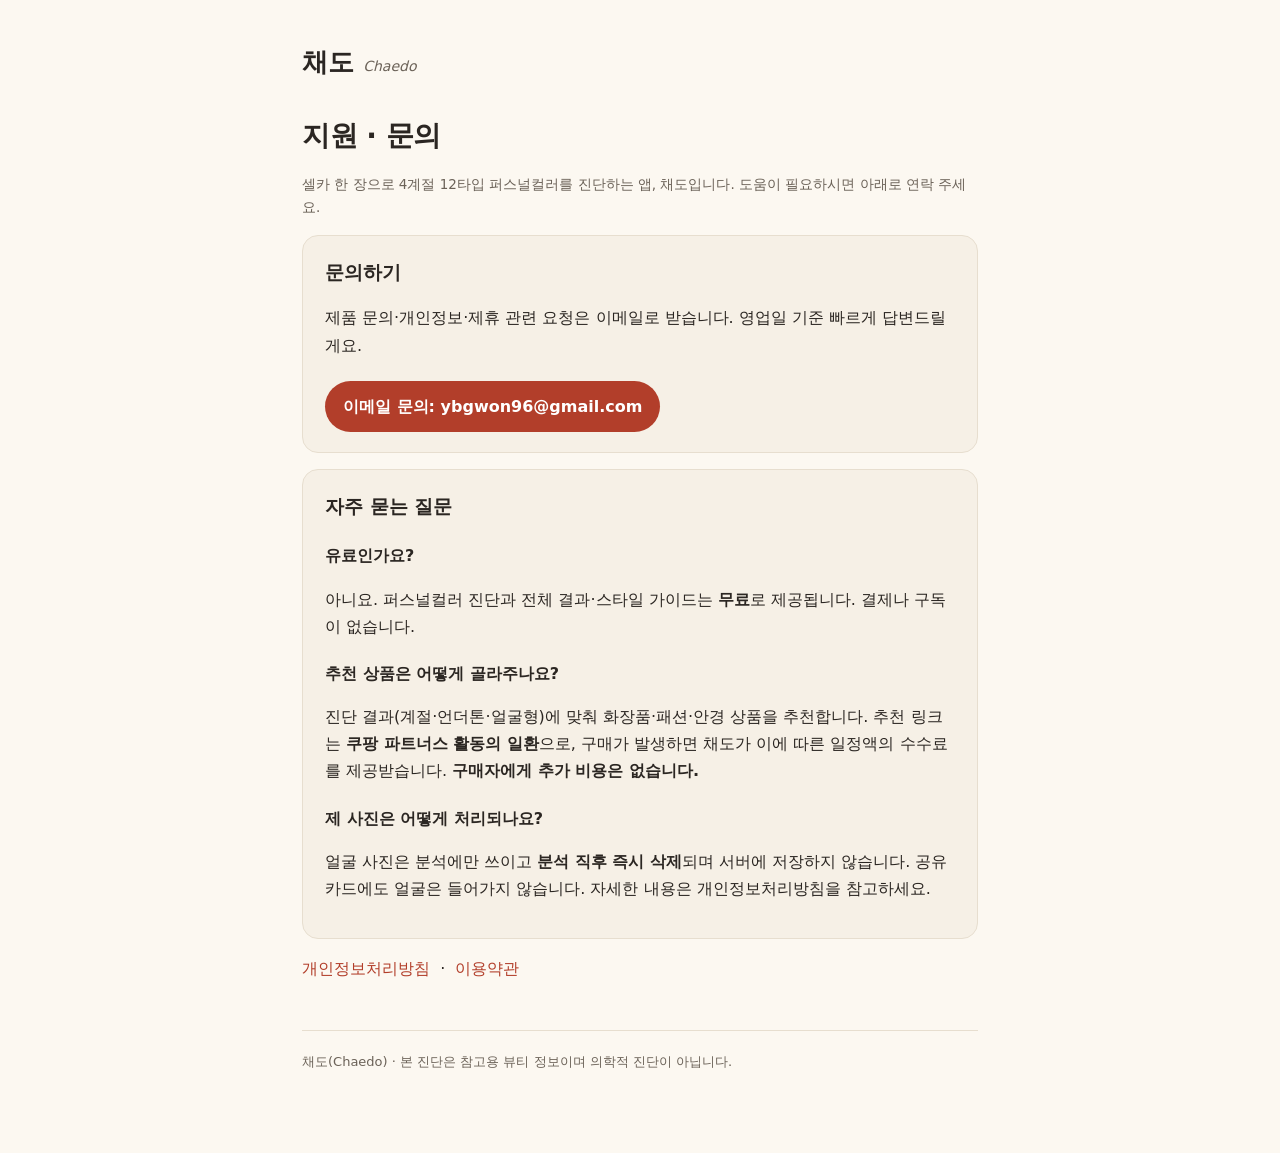
<file: index.html>
<!doctype html>
<html lang="ko">
<head>
<meta charset="utf-8">
<meta name="viewport" content="width=device-width, initial-scale=1">
<title>채도(Chaedo) — 지원·문의</title>
<meta name="description" content="셀카 한 장으로 4계절 12타입 퍼스널컬러를 진단하는 채도(Chaedo)의 지원·문의 페이지입니다.">
<link rel="stylesheet" href="style.css">
</head>
<body>
<div class="wrap">
  <header class="brand"><span class="ko">채도</span><span class="en">Chaedo</span></header>

  <h1>지원 · 문의</h1>
  <p class="muted">셀카 한 장으로 4계절 12타입 퍼스널컬러를 진단하는 앱, 채도입니다. 도움이 필요하시면 아래로 연락 주세요.</p>

  <div class="card">
    <h2 style="margin-top:0">문의하기</h2>
    <p>제품 문의·개인정보·제휴 관련 요청은 이메일로 받습니다. 영업일 기준 빠르게 답변드릴게요.</p>
    <!-- TODO(운영자): 전용 고객센터 주소 권장. mobile/src/services/links.ts 의 SUPPORT_EMAIL 과 동일하게 유지. -->
    <a class="btn" href="mailto:ybgwon96@gmail.com?subject=%5B%EC%B1%84%EB%8F%84%5D%20%EB%AC%B8%EC%9D%98">이메일 문의: ybgwon96@gmail.com</a>
  </div>

  <div class="card">
    <h2 style="margin-top:0">자주 묻는 질문</h2>
    <h3>유료인가요?</h3>
    <p>아니요. 퍼스널컬러 진단과 전체 결과·스타일 가이드는 <strong>무료</strong>로 제공됩니다. 결제나 구독이 없습니다.</p>
    <h3>추천 상품은 어떻게 골라주나요?</h3>
    <p>진단 결과(계절·언더톤·얼굴형)에 맞춰 화장품·패션·안경 상품을 추천합니다. 추천 링크는 <strong>쿠팡 파트너스 활동의 일환</strong>으로, 구매가 발생하면 채도가 이에 따른 일정액의 수수료를 제공받습니다. <strong>구매자에게 추가 비용은 없습니다.</strong></p>
    <h3>제 사진은 어떻게 처리되나요?</h3>
    <p>얼굴 사진은 분석에만 쓰이고 <strong>분석 직후 즉시 삭제</strong>되며 서버에 저장하지 않습니다. 공유 카드에도 얼굴은 들어가지 않습니다. 자세한 내용은 개인정보처리방침을 참고하세요.</p>
  </div>

  <p>
    <a href="privacy.html">개인정보처리방침</a> &nbsp;·&nbsp;
    <a href="terms.html">이용약관</a>
  </p>

  <footer>
    채도(Chaedo) · 본 진단은 참고용 뷰티 정보이며 의학적 진단이 아닙니다.
  </footer>
</div>
</body>
</html>
</file>
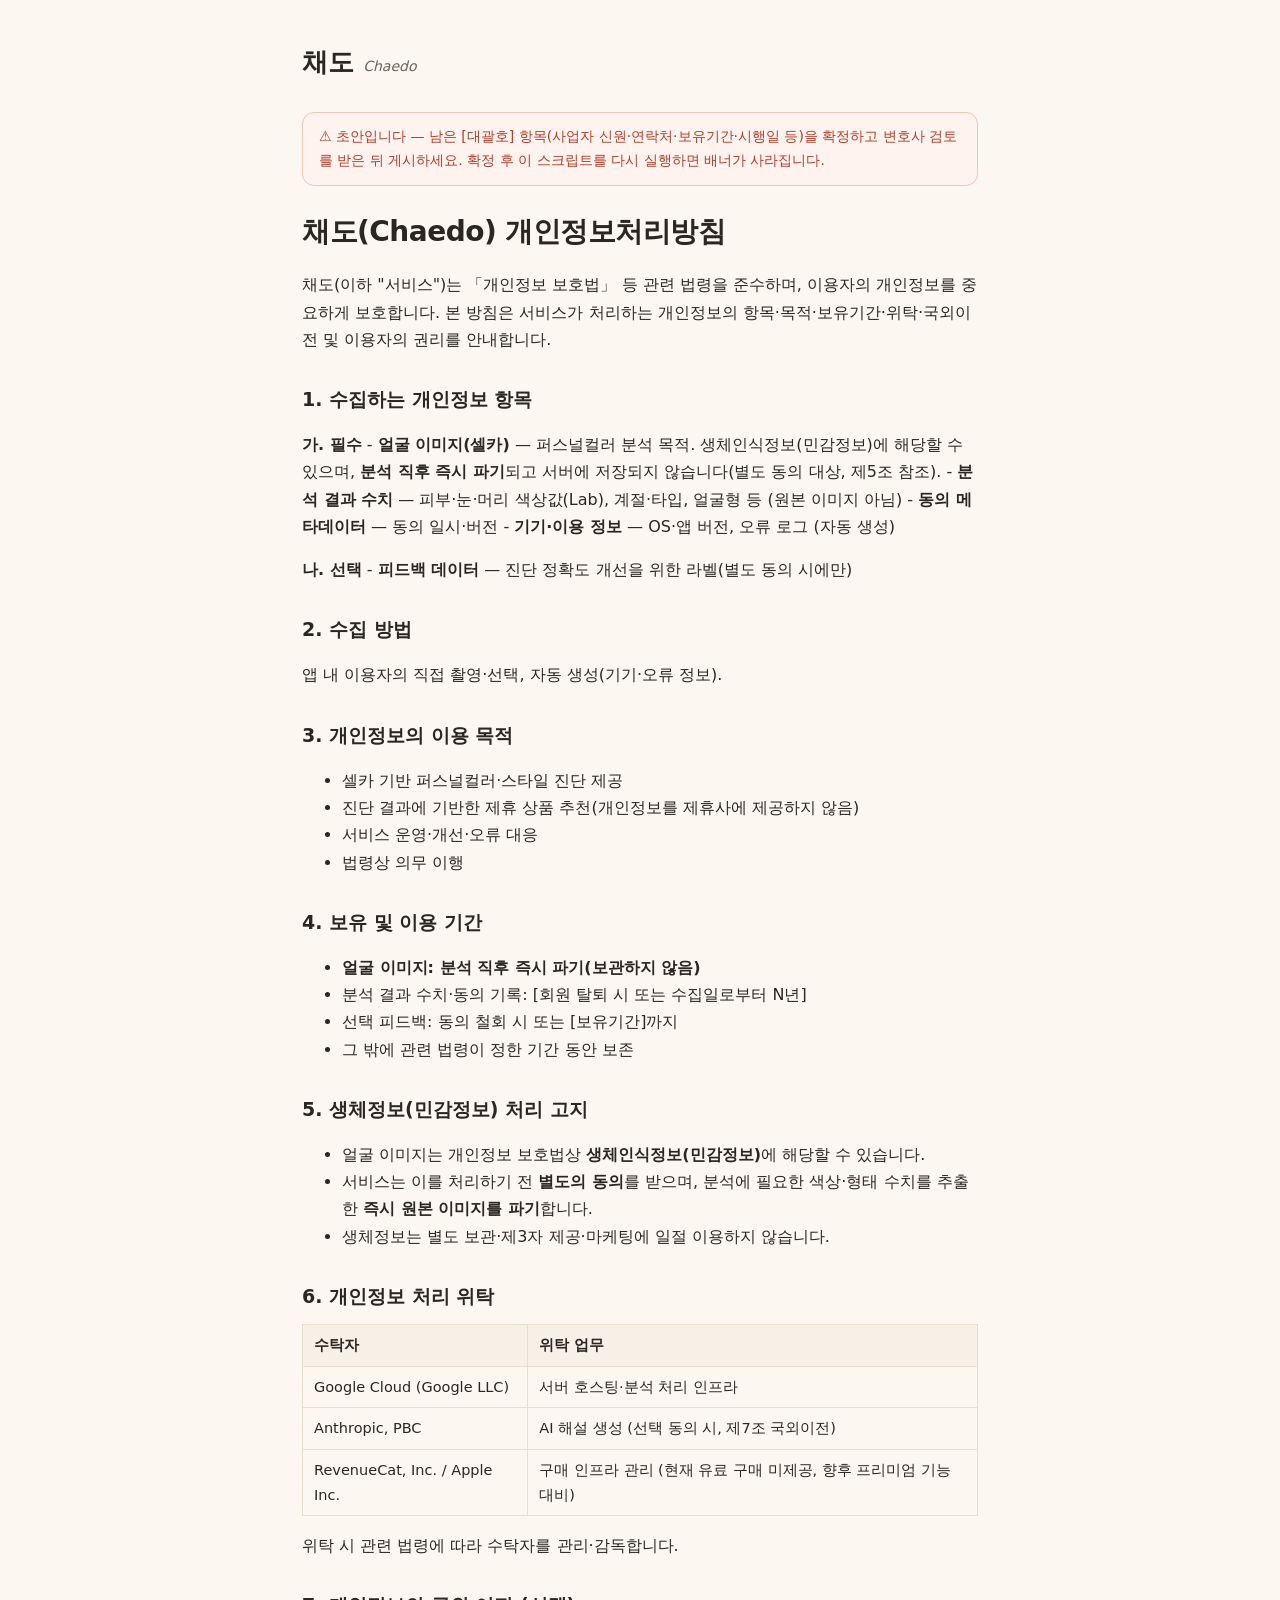
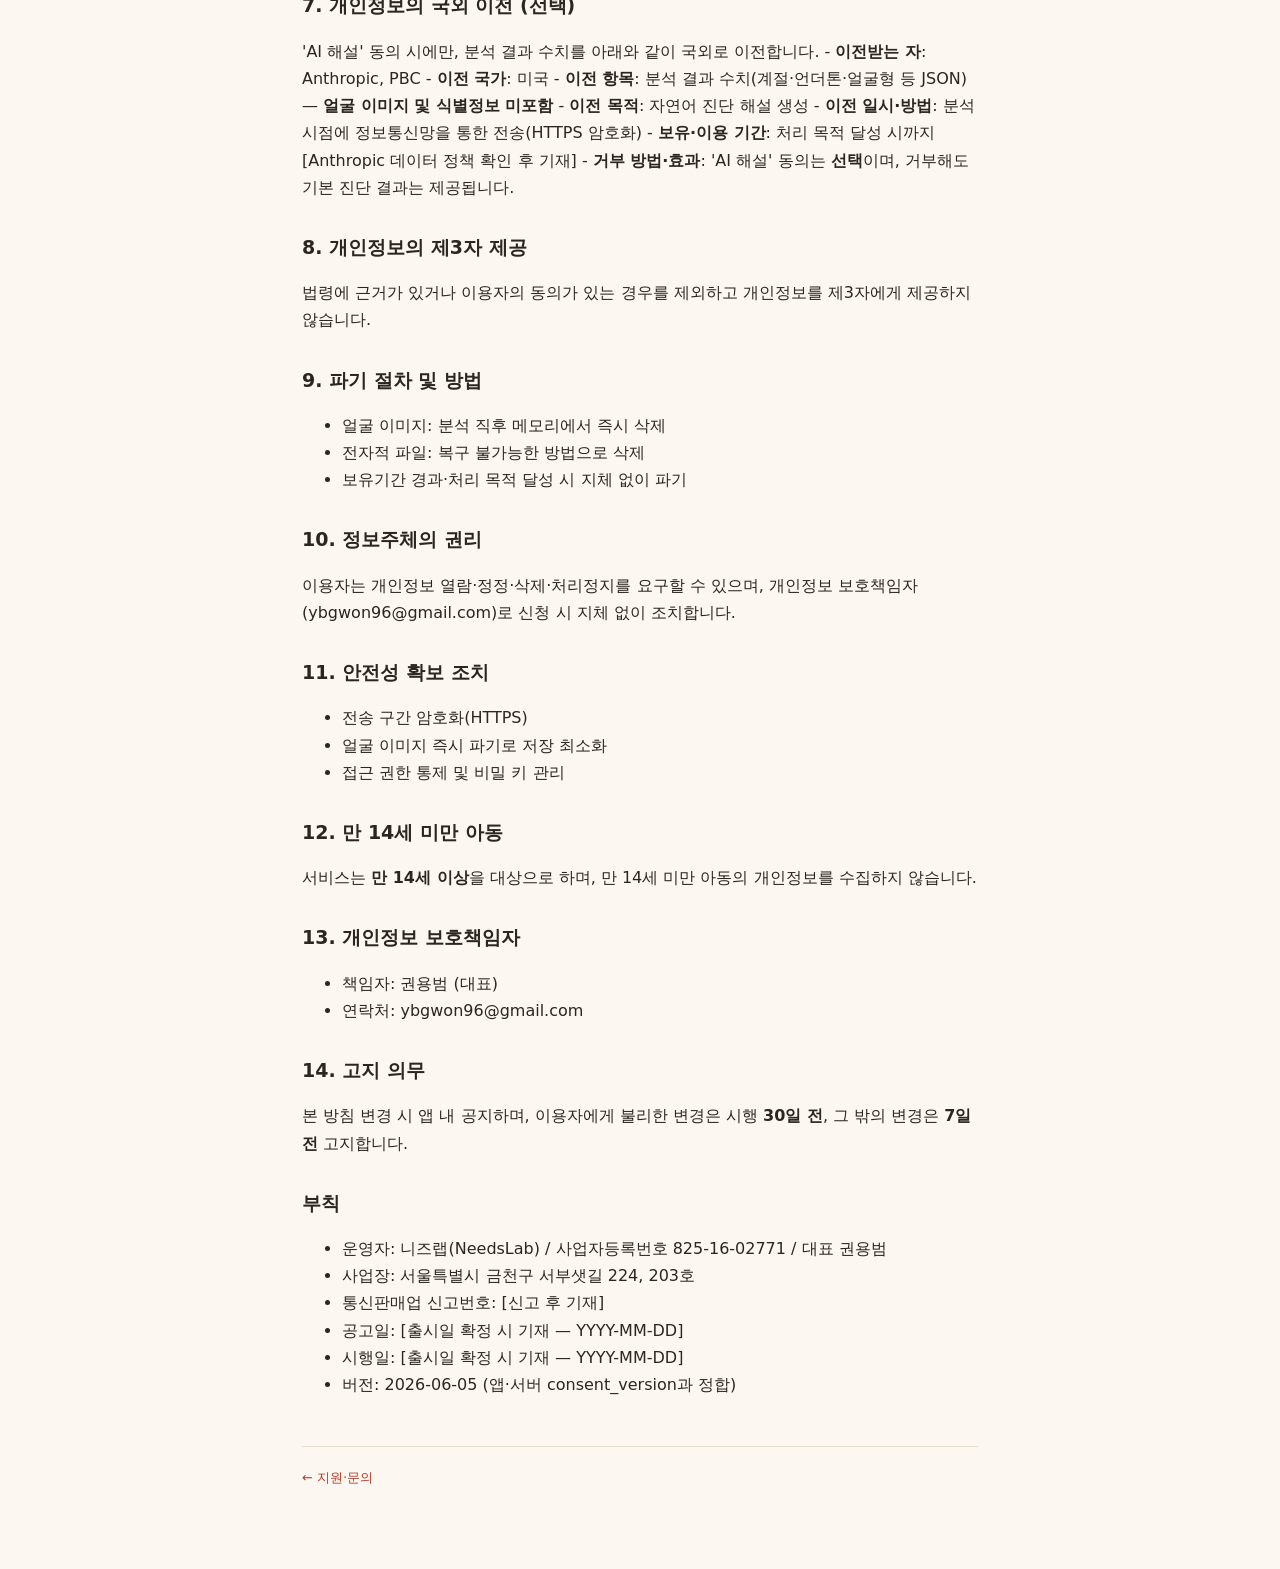
<file: privacy.html>
<!doctype html>
<html lang="ko">
<head>
<meta charset="utf-8">
<meta name="viewport" content="width=device-width, initial-scale=1">
<title>채도 개인정보처리방침</title>
<link rel="stylesheet" href="style.css">
</head>
<body>
<div class="wrap">
<header class="brand"><span class="ko">채도</span><span class="en">Chaedo</span></header>
<div class="banner">⚠️ 초안입니다 — 남은 [대괄호] 항목(사업자 신원·연락처·보유기간·시행일 등)을 확정하고 변호사 검토를 받은 뒤 게시하세요. 확정 후 이 스크립트를 다시 실행하면 배너가 사라집니다.</div>
<h1>채도(Chaedo) 개인정보처리방침</h1>
<p>채도(이하 "서비스")는 「개인정보 보호법」 등 관련 법령을 준수하며, 이용자의 개인정보를 중요하게 보호합니다. 본 방침은 서비스가 처리하는 개인정보의 항목·목적·보유기간·위탁·국외이전 및 이용자의 권리를 안내합니다.</p>
<h2>1. 수집하는 개인정보 항목</h2>
<p><strong>가. 필수</strong>
- <strong>얼굴 이미지(셀카)</strong> — 퍼스널컬러 분석 목적. 생체인식정보(민감정보)에 해당할 수 있으며, <strong>분석 직후 즉시 파기</strong>되고 서버에 저장되지 않습니다(별도 동의 대상, 제5조 참조).
- <strong>분석 결과 수치</strong> — 피부·눈·머리 색상값(Lab), 계절·타입, 얼굴형 등 (원본 이미지 아님)
- <strong>동의 메타데이터</strong> — 동의 일시·버전
- <strong>기기·이용 정보</strong> — OS·앱 버전, 오류 로그 (자동 생성)</p>
<p><strong>나. 선택</strong>
- <strong>피드백 데이터</strong> — 진단 정확도 개선을 위한 라벨(별도 동의 시에만)</p>
<h2>2. 수집 방법</h2>
<p>앱 내 이용자의 직접 촬영·선택, 자동 생성(기기·오류 정보).</p>
<h2>3. 개인정보의 이용 목적</h2>
<ul>
<li>셀카 기반 퍼스널컬러·스타일 진단 제공</li>
<li>진단 결과에 기반한 제휴 상품 추천(개인정보를 제휴사에 제공하지 않음)</li>
<li>서비스 운영·개선·오류 대응</li>
<li>법령상 의무 이행</li>
</ul>
<h2>4. 보유 및 이용 기간</h2>
<ul>
<li><strong>얼굴 이미지: 분석 직후 즉시 파기(보관하지 않음)</strong></li>
<li>분석 결과 수치·동의 기록: [회원 탈퇴 시 또는 수집일로부터 N년]</li>
<li>선택 피드백: 동의 철회 시 또는 [보유기간]까지</li>
<li>그 밖에 관련 법령이 정한 기간 동안 보존</li>
</ul>
<h2>5. 생체정보(민감정보) 처리 고지</h2>
<ul>
<li>얼굴 이미지는 개인정보 보호법상 <strong>생체인식정보(민감정보)</strong>에 해당할 수 있습니다.</li>
<li>서비스는 이를 처리하기 전 <strong>별도의 동의</strong>를 받으며, 분석에 필요한 색상·형태 수치를 추출한 <strong>즉시 원본 이미지를 파기</strong>합니다.</li>
<li>생체정보는 별도 보관·제3자 제공·마케팅에 일절 이용하지 않습니다.</li>
</ul>
<h2>6. 개인정보 처리 위탁</h2>
<table>
<thead>
<tr>
<th>수탁자</th>
<th>위탁 업무</th>
</tr>
</thead>
<tbody>
<tr>
<td>Google Cloud (Google LLC)</td>
<td>서버 호스팅·분석 처리 인프라</td>
</tr>
<tr>
<td>Anthropic, PBC</td>
<td>AI 해설 생성 (선택 동의 시, 제7조 국외이전)</td>
</tr>
<tr>
<td>RevenueCat, Inc. / Apple Inc.</td>
<td>구매 인프라 관리 (현재 유료 구매 미제공, 향후 프리미엄 기능 대비)</td>
</tr>
</tbody>
</table>
<p>위탁 시 관련 법령에 따라 수탁자를 관리·감독합니다.</p>
<h2>7. 개인정보의 국외 이전 (선택)</h2>
<p>'AI 해설' 동의 시에만, 분석 결과 수치를 아래와 같이 국외로 이전합니다.
- <strong>이전받는 자</strong>: Anthropic, PBC
- <strong>이전 국가</strong>: 미국
- <strong>이전 항목</strong>: 분석 결과 수치(계절·언더톤·얼굴형 등 JSON) — <strong>얼굴 이미지 및 식별정보 미포함</strong>
- <strong>이전 목적</strong>: 자연어 진단 해설 생성
- <strong>이전 일시·방법</strong>: 분석 시점에 정보통신망을 통한 전송(HTTPS 암호화)
- <strong>보유·이용 기간</strong>: 처리 목적 달성 시까지 [Anthropic 데이터 정책 확인 후 기재]
- <strong>거부 방법·효과</strong>: 'AI 해설' 동의는 <strong>선택</strong>이며, 거부해도 기본 진단 결과는 제공됩니다.</p>
<h2>8. 개인정보의 제3자 제공</h2>
<p>법령에 근거가 있거나 이용자의 동의가 있는 경우를 제외하고 개인정보를 제3자에게 제공하지 않습니다.</p>
<h2>9. 파기 절차 및 방법</h2>
<ul>
<li>얼굴 이미지: 분석 직후 메모리에서 즉시 삭제</li>
<li>전자적 파일: 복구 불가능한 방법으로 삭제</li>
<li>보유기간 경과·처리 목적 달성 시 지체 없이 파기</li>
</ul>
<h2>10. 정보주체의 권리</h2>
<p>이용자는 개인정보 열람·정정·삭제·처리정지를 요구할 수 있으며, 개인정보 보호책임자(ybgwon96@gmail.com)로 신청 시 지체 없이 조치합니다.</p>
<h2>11. 안전성 확보 조치</h2>
<ul>
<li>전송 구간 암호화(HTTPS)</li>
<li>얼굴 이미지 즉시 파기로 저장 최소화</li>
<li>접근 권한 통제 및 비밀 키 관리</li>
</ul>
<h2>12. 만 14세 미만 아동</h2>
<p>서비스는 <strong>만 14세 이상</strong>을 대상으로 하며, 만 14세 미만 아동의 개인정보를 수집하지 않습니다.</p>
<h2>13. 개인정보 보호책임자</h2>
<ul>
<li>책임자: 권용범 (대표)</li>
<li>연락처: ybgwon96@gmail.com</li>
</ul>
<h2>14. 고지 의무</h2>
<p>본 방침 변경 시 앱 내 공지하며, 이용자에게 불리한 변경은 시행 <strong>30일 전</strong>, 그 밖의 변경은 <strong>7일 전</strong> 고지합니다.</p>
<h2>부칙</h2>
<ul>
<li>운영자: 니즈랩(NeedsLab) / 사업자등록번호 825-16-02771 / 대표 권용범</li>
<li>사업장: 서울특별시 금천구 서부샛길 224, 203호</li>
<li>통신판매업 신고번호: [신고 후 기재] <!-- 통신판매업 신고(정부24) 후 --></li>
<li>공고일: [출시일 확정 시 기재 — YYYY-MM-DD]</li>
<li>시행일: [출시일 확정 시 기재 — YYYY-MM-DD]</li>
<li>버전: 2026-06-05 (앱·서버 consent_version과 정합)</li>
</ul>
<footer><a href="index.html">← 지원·문의</a></footer>
</div>
</body>
</html>
</file>
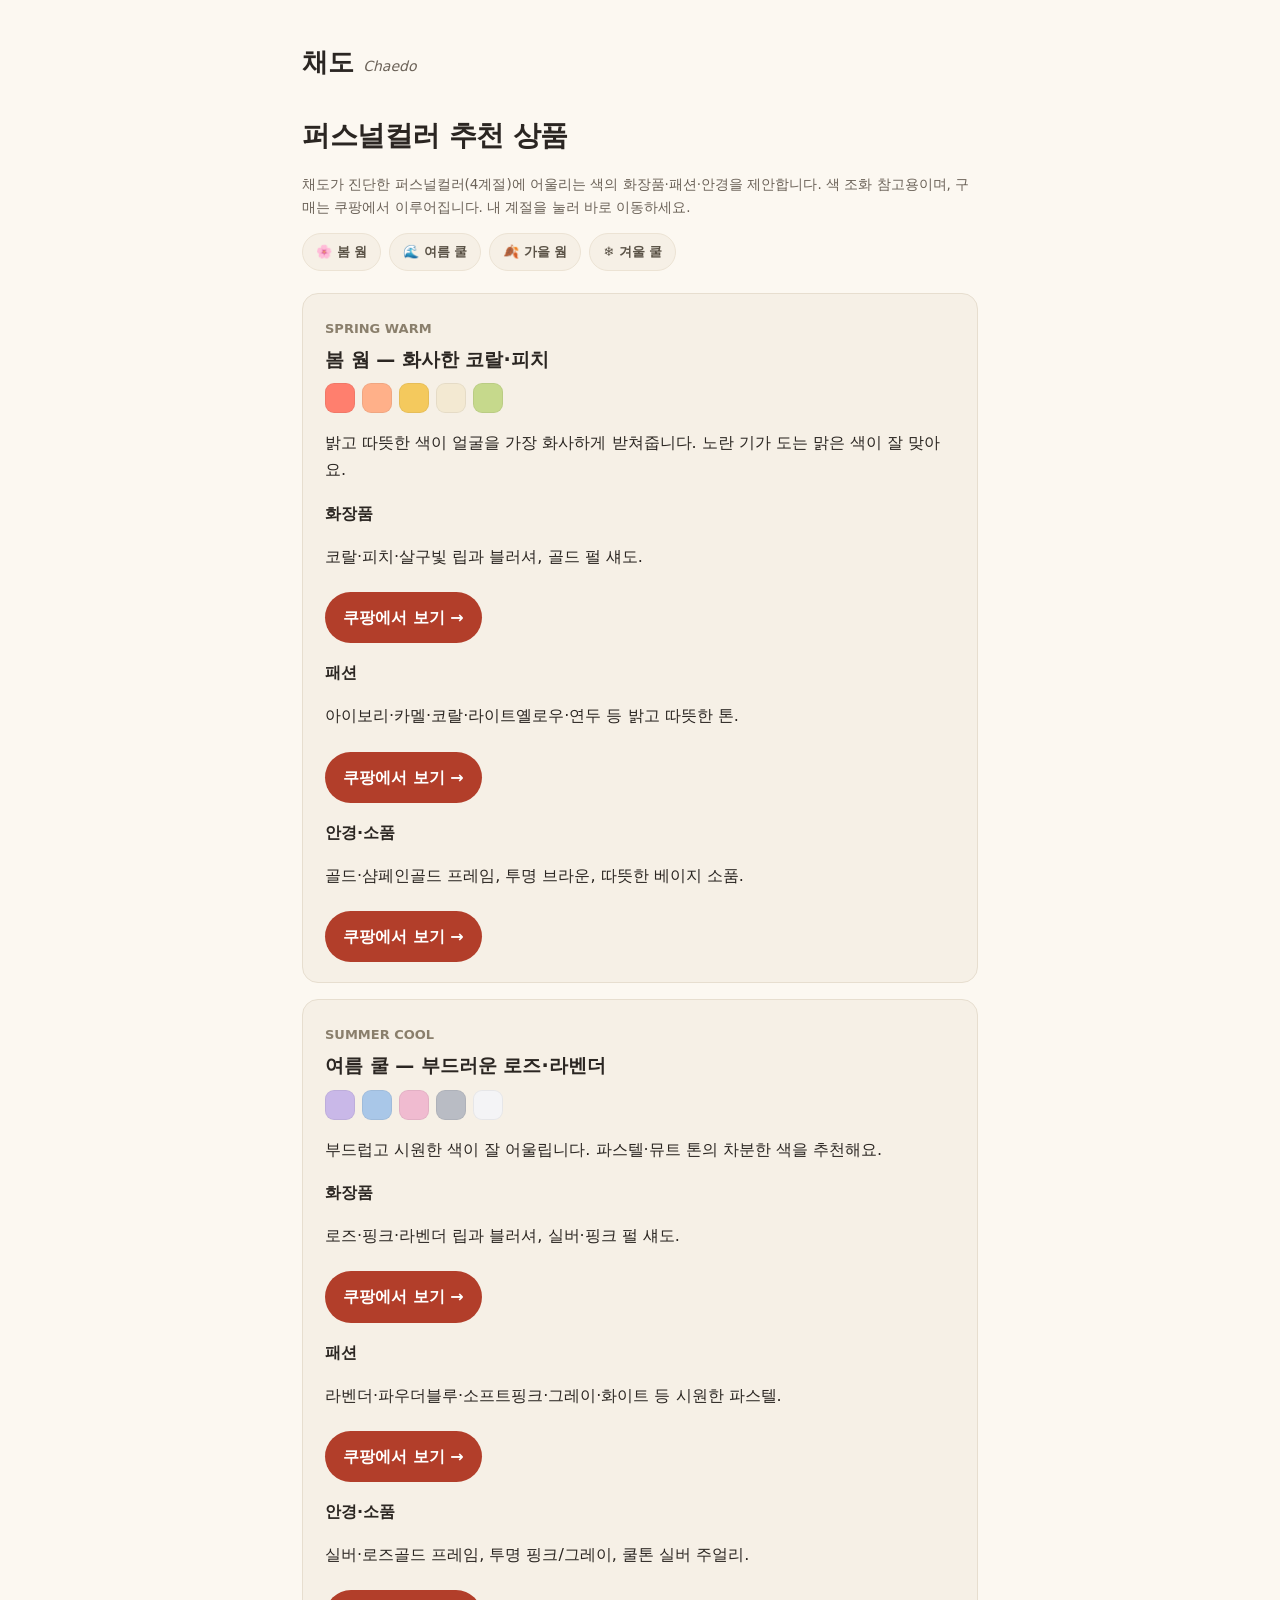
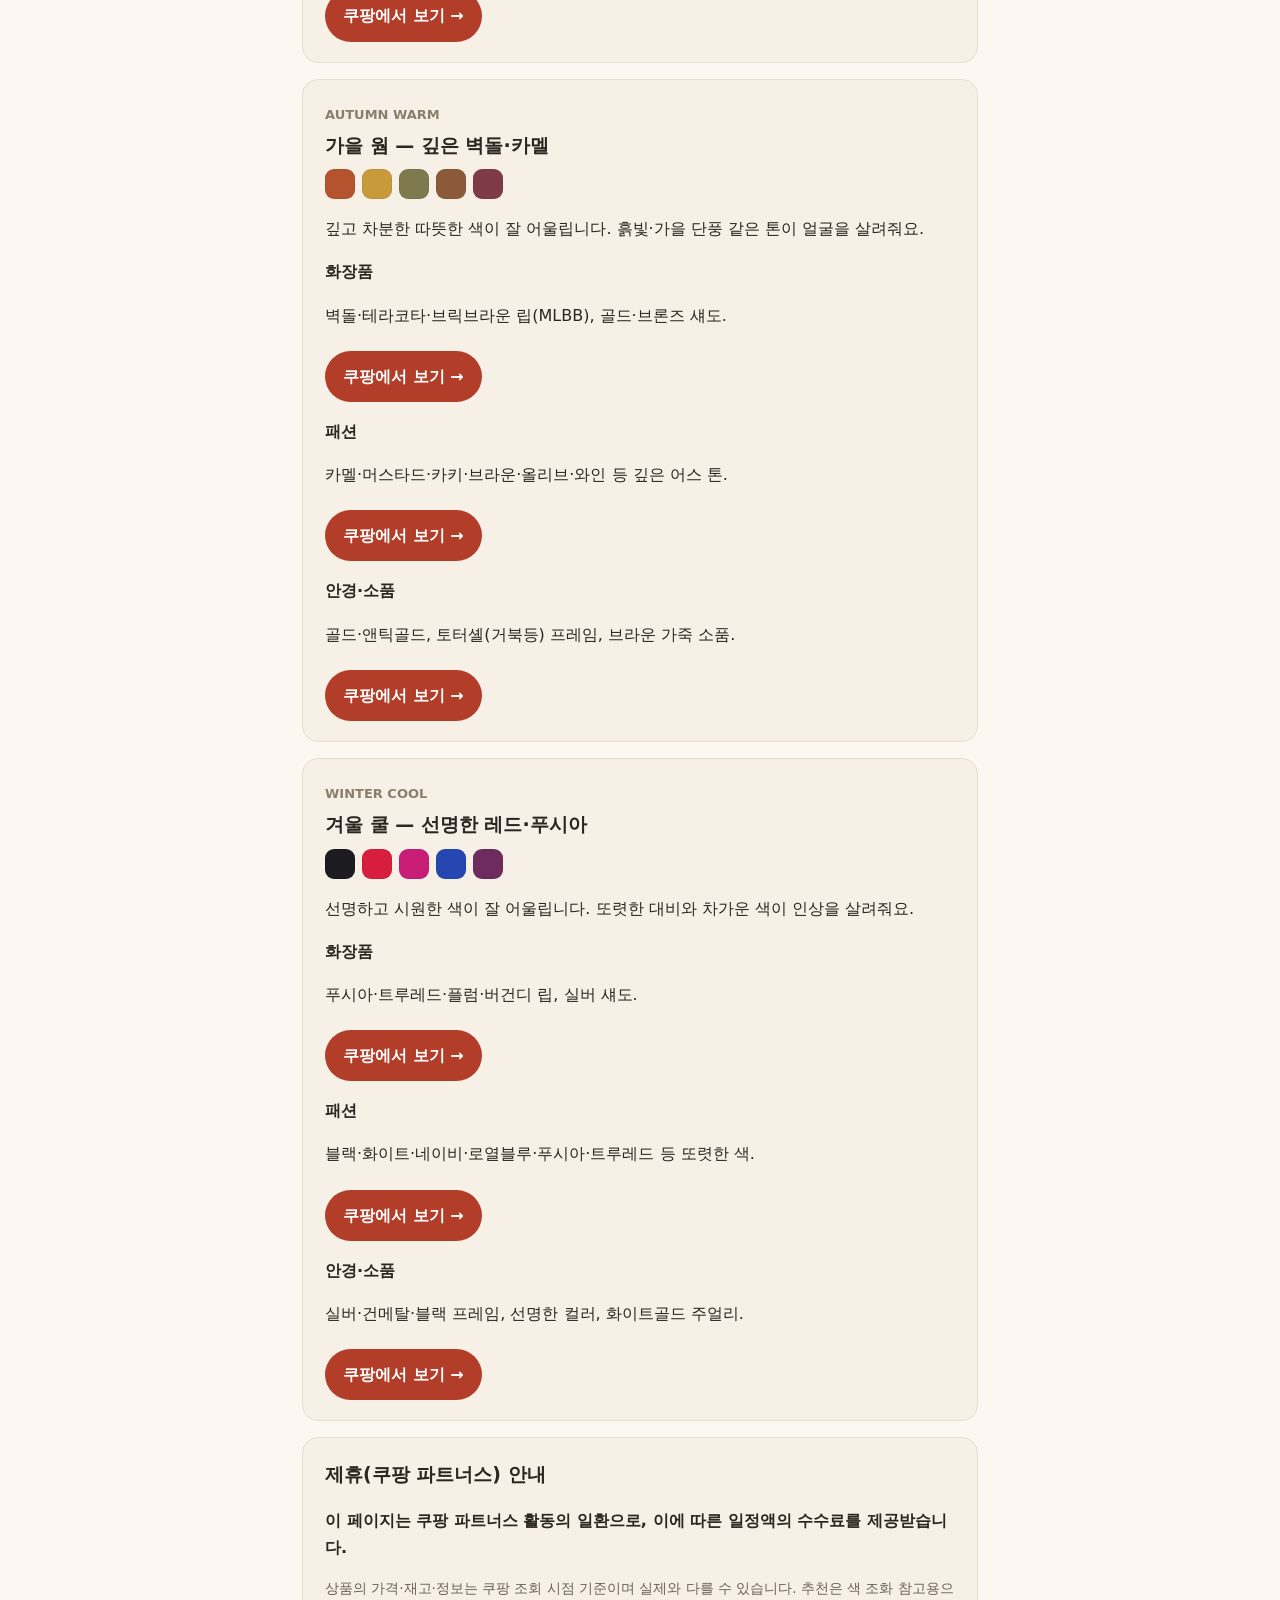
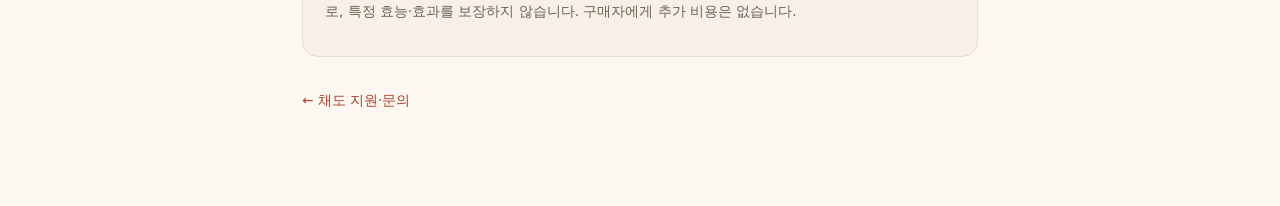
<file: recommend.html>
<!doctype html>
<html lang="ko">
<head>
<meta charset="utf-8">
<meta name="viewport" content="width=device-width, initial-scale=1">
<title>채도(Chaedo) — 퍼스널컬러 추천 상품</title>
<meta name="description" content="채도(Chaedo) 퍼스널컬러 진단 결과(4계절)에 어울리는 색의 화장품·패션·안경을 제안하는 추천 페이지입니다.">
<link rel="stylesheet" href="style.css">
<style>
  /* 추천 페이지 전용 보강 — 브랜드 크림 톤 유지 */
  .seasonnav { display:flex; flex-wrap:wrap; gap:8px; margin:4px 0 22px; }
  .seasonnav a { display:inline-block; padding:7px 13px; border-radius:999px; background:#F6F0E6;
    color:#5a5246; font-size:13px; font-weight:600; text-decoration:none; border:1px solid #ece3d4; }
  .seasonnav a:hover { background:#efe7d8; }
  .swatches { display:flex; gap:7px; margin:2px 0 12px; flex-wrap:wrap; }
  .swatch { width:30px; height:30px; border-radius:9px; box-shadow:inset 0 0 0 1px rgba(0,0,0,.06); }
  .cat { margin:16px 0 0; }
  .cat h3 { margin:0 0 4px; }
  .linkslot { display:block; margin-top:8px; }
  .soon { display:inline-block; font-size:13px; color:#9a907f; font-style:normal; }
  .seasontag { font-size:13px; font-weight:600; color:#8a7f6c; }
</style>
</head>
<body>
<div class="wrap">
  <header class="brand"><span class="ko">채도</span><span class="en">Chaedo</span></header>

  <h1>퍼스널컬러 추천 상품</h1>
  <p class="muted">채도가 진단한 퍼스널컬러(4계절)에 어울리는 색의 화장품·패션·안경을 제안합니다. 색 조화 참고용이며, 구매는 쿠팡에서 이루어집니다. 내 계절을 눌러 바로 이동하세요.</p>

  <nav class="seasonnav">
    <a href="#spring">🌸 봄 웜</a>
    <a href="#summer">🌊 여름 쿨</a>
    <a href="#autumn">🍂 가을 웜</a>
    <a href="#winter">❄️ 겨울 쿨</a>
  </nav>

  <!-- ───────────────── 봄 웜 ───────────────── -->
  <section id="spring" class="card">
    <span class="seasontag">SPRING WARM</span>
    <h2 style="margin-top:2px">봄 웜 — 화사한 코랄·피치</h2>
    <div class="swatches">
      <span class="swatch" style="background:#FF7F6E"></span>
      <span class="swatch" style="background:#FFB089"></span>
      <span class="swatch" style="background:#F4C95D"></span>
      <span class="swatch" style="background:#F3E9D2"></span>
      <span class="swatch" style="background:#C6D98C"></span>
    </div>
    <p>밝고 따뜻한 색이 얼굴을 가장 화사하게 받쳐줍니다. 노란 기가 도는 맑은 색이 잘 맞아요.</p>
    <div class="cat">
      <h3>화장품</h3>
      <p>코랄·피치·살구빛 립과 블러셔, 골드 펄 섀도.</p>
      <span class="linkslot" data-key="spring-cosmetic"></span>
    </div>
    <div class="cat">
      <h3>패션</h3>
      <p>아이보리·카멜·코랄·라이트옐로우·연두 등 밝고 따뜻한 톤.</p>
      <span class="linkslot" data-key="spring-fashion"></span>
    </div>
    <div class="cat">
      <h3>안경·소품</h3>
      <p>골드·샴페인골드 프레임, 투명 브라운, 따뜻한 베이지 소품.</p>
      <span class="linkslot" data-key="spring-glasses"></span>
    </div>
  </section>

  <!-- ───────────────── 여름 쿨 ───────────────── -->
  <section id="summer" class="card">
    <span class="seasontag">SUMMER COOL</span>
    <h2 style="margin-top:2px">여름 쿨 — 부드러운 로즈·라벤더</h2>
    <div class="swatches">
      <span class="swatch" style="background:#C9B8E8"></span>
      <span class="swatch" style="background:#A9C7E8"></span>
      <span class="swatch" style="background:#F0BBD0"></span>
      <span class="swatch" style="background:#B9BCC4"></span>
      <span class="swatch" style="background:#F4F4F6"></span>
    </div>
    <p>부드럽고 시원한 색이 잘 어울립니다. 파스텔·뮤트 톤의 차분한 색을 추천해요.</p>
    <div class="cat">
      <h3>화장품</h3>
      <p>로즈·핑크·라벤더 립과 블러셔, 실버·핑크 펄 섀도.</p>
      <span class="linkslot" data-key="summer-cosmetic"></span>
    </div>
    <div class="cat">
      <h3>패션</h3>
      <p>라벤더·파우더블루·소프트핑크·그레이·화이트 등 시원한 파스텔.</p>
      <span class="linkslot" data-key="summer-fashion"></span>
    </div>
    <div class="cat">
      <h3>안경·소품</h3>
      <p>실버·로즈골드 프레임, 투명 핑크/그레이, 쿨톤 실버 주얼리.</p>
      <span class="linkslot" data-key="summer-glasses"></span>
    </div>
  </section>

  <!-- ───────────────── 가을 웜 ───────────────── -->
  <section id="autumn" class="card">
    <span class="seasontag">AUTUMN WARM</span>
    <h2 style="margin-top:2px">가을 웜 — 깊은 벽돌·카멜</h2>
    <div class="swatches">
      <span class="swatch" style="background:#B5532E"></span>
      <span class="swatch" style="background:#C99A3B"></span>
      <span class="swatch" style="background:#7E7A4E"></span>
      <span class="swatch" style="background:#8A5A3B"></span>
      <span class="swatch" style="background:#7E3B47"></span>
    </div>
    <p>깊고 차분한 따뜻한 색이 잘 어울립니다. 흙빛·가을 단풍 같은 톤이 얼굴을 살려줘요.</p>
    <div class="cat">
      <h3>화장품</h3>
      <p>벽돌·테라코타·브릭브라운 립(MLBB), 골드·브론즈 섀도.</p>
      <span class="linkslot" data-key="autumn-cosmetic"></span>
    </div>
    <div class="cat">
      <h3>패션</h3>
      <p>카멜·머스타드·카키·브라운·올리브·와인 등 깊은 어스 톤.</p>
      <span class="linkslot" data-key="autumn-fashion"></span>
    </div>
    <div class="cat">
      <h3>안경·소품</h3>
      <p>골드·앤틱골드, 토터셸(거북등) 프레임, 브라운 가죽 소품.</p>
      <span class="linkslot" data-key="autumn-glasses"></span>
    </div>
  </section>

  <!-- ───────────────── 겨울 쿨 ───────────────── -->
  <section id="winter" class="card">
    <span class="seasontag">WINTER COOL</span>
    <h2 style="margin-top:2px">겨울 쿨 — 선명한 레드·푸시아</h2>
    <div class="swatches">
      <span class="swatch" style="background:#1C1C20"></span>
      <span class="swatch" style="background:#D81E3F"></span>
      <span class="swatch" style="background:#C81E78"></span>
      <span class="swatch" style="background:#2647B0"></span>
      <span class="swatch" style="background:#6E2B5E"></span>
    </div>
    <p>선명하고 시원한 색이 잘 어울립니다. 또렷한 대비와 차가운 색이 인상을 살려줘요.</p>
    <div class="cat">
      <h3>화장품</h3>
      <p>푸시아·트루레드·플럼·버건디 립, 실버 섀도.</p>
      <span class="linkslot" data-key="winter-cosmetic"></span>
    </div>
    <div class="cat">
      <h3>패션</h3>
      <p>블랙·화이트·네이비·로열블루·푸시아·트루레드 등 또렷한 색.</p>
      <span class="linkslot" data-key="winter-fashion"></span>
    </div>
    <div class="cat">
      <h3>안경·소품</h3>
      <p>실버·건메탈·블랙 프레임, 선명한 컬러, 화이트골드 주얼리.</p>
      <span class="linkslot" data-key="winter-glasses"></span>
    </div>
  </section>

  <!-- ───────────────── 제휴 안내 (공정위) ───────────────── -->
  <div class="card">
    <h2 style="margin-top:0">제휴(쿠팡 파트너스) 안내</h2>
    <p><strong>이 페이지는 쿠팡 파트너스 활동의 일환으로, 이에 따른 일정액의 수수료를 제공받습니다.</strong></p>
    <p class="muted">상품의 가격·재고·정보는 쿠팡 조회 시점 기준이며 실제와 다를 수 있습니다. 추천은 색 조화 참고용으로, 특정 효능·효과를 보장하지 않습니다. 구매자에게 추가 비용은 없습니다.</p>
  </div>

  <p class="muted" style="margin-top:32px"><a href="index.html">← 채도 지원·문의</a></p>
</div>

<script>
  /* ───────────────────────────────────────────────────────────
     쿠팡 파트너스 딥링크 — 여기 한 곳만 수정하면 페이지 전체 반영.
     값 비우면("") 해당 칸은 "곧 추가됩니다"로 표시(깨진 링크 없음).
     링크 발급: 쿠팡 파트너스 → 링크 생성 → (검색/상품 URL 붙여넣기) → link.coupang.com/a/... 복사.
     ─────────────────────────────────────────────────────────── */
  const LINKS = {
    "spring-cosmetic": "https://link.coupang.com/a/eBfVRZqrnh",
    "spring-fashion":  "https://link.coupang.com/a/eQSmDpkmya",
    "spring-glasses":  "https://link.coupang.com/a/eQSq3SiKpU",
    "summer-cosmetic": "https://link.coupang.com/a/eQQjRZrxm0",
    "summer-fashion":  "https://link.coupang.com/a/eQSvcuZizQ",
    "summer-glasses":  "https://link.coupang.com/a/eQSy8FqlCC",
    "autumn-cosmetic": "https://link.coupang.com/a/eQQbtQjDIy",
    "autumn-fashion":  "https://link.coupang.com/a/eQSBWEoGEm",
    "autumn-glasses":  "https://link.coupang.com/a/eQSEmwVNE4",
    "winter-cosmetic": "https://link.coupang.com/a/eQQou1xZtc",
    "winter-fashion":  "https://link.coupang.com/a/eQSGKnsm6e",
    "winter-glasses":  "https://link.coupang.com/a/eQSITdTOBU",
  };

  document.querySelectorAll(".linkslot").forEach(function (slot) {
    var url = LINKS[slot.getAttribute("data-key")];
    if (url) {
      var a = document.createElement("a");
      a.className = "btn";
      a.href = url;
      a.target = "_blank";
      a.rel = "noopener nofollow sponsored";
      a.textContent = "쿠팡에서 보기 →";
      slot.appendChild(a);
    } else {
      var s = document.createElement("span");
      s.className = "soon";
      s.textContent = "추천 링크 곧 추가됩니다";
      slot.appendChild(s);
    }
  });
</script>
</body>
</html>
</file>
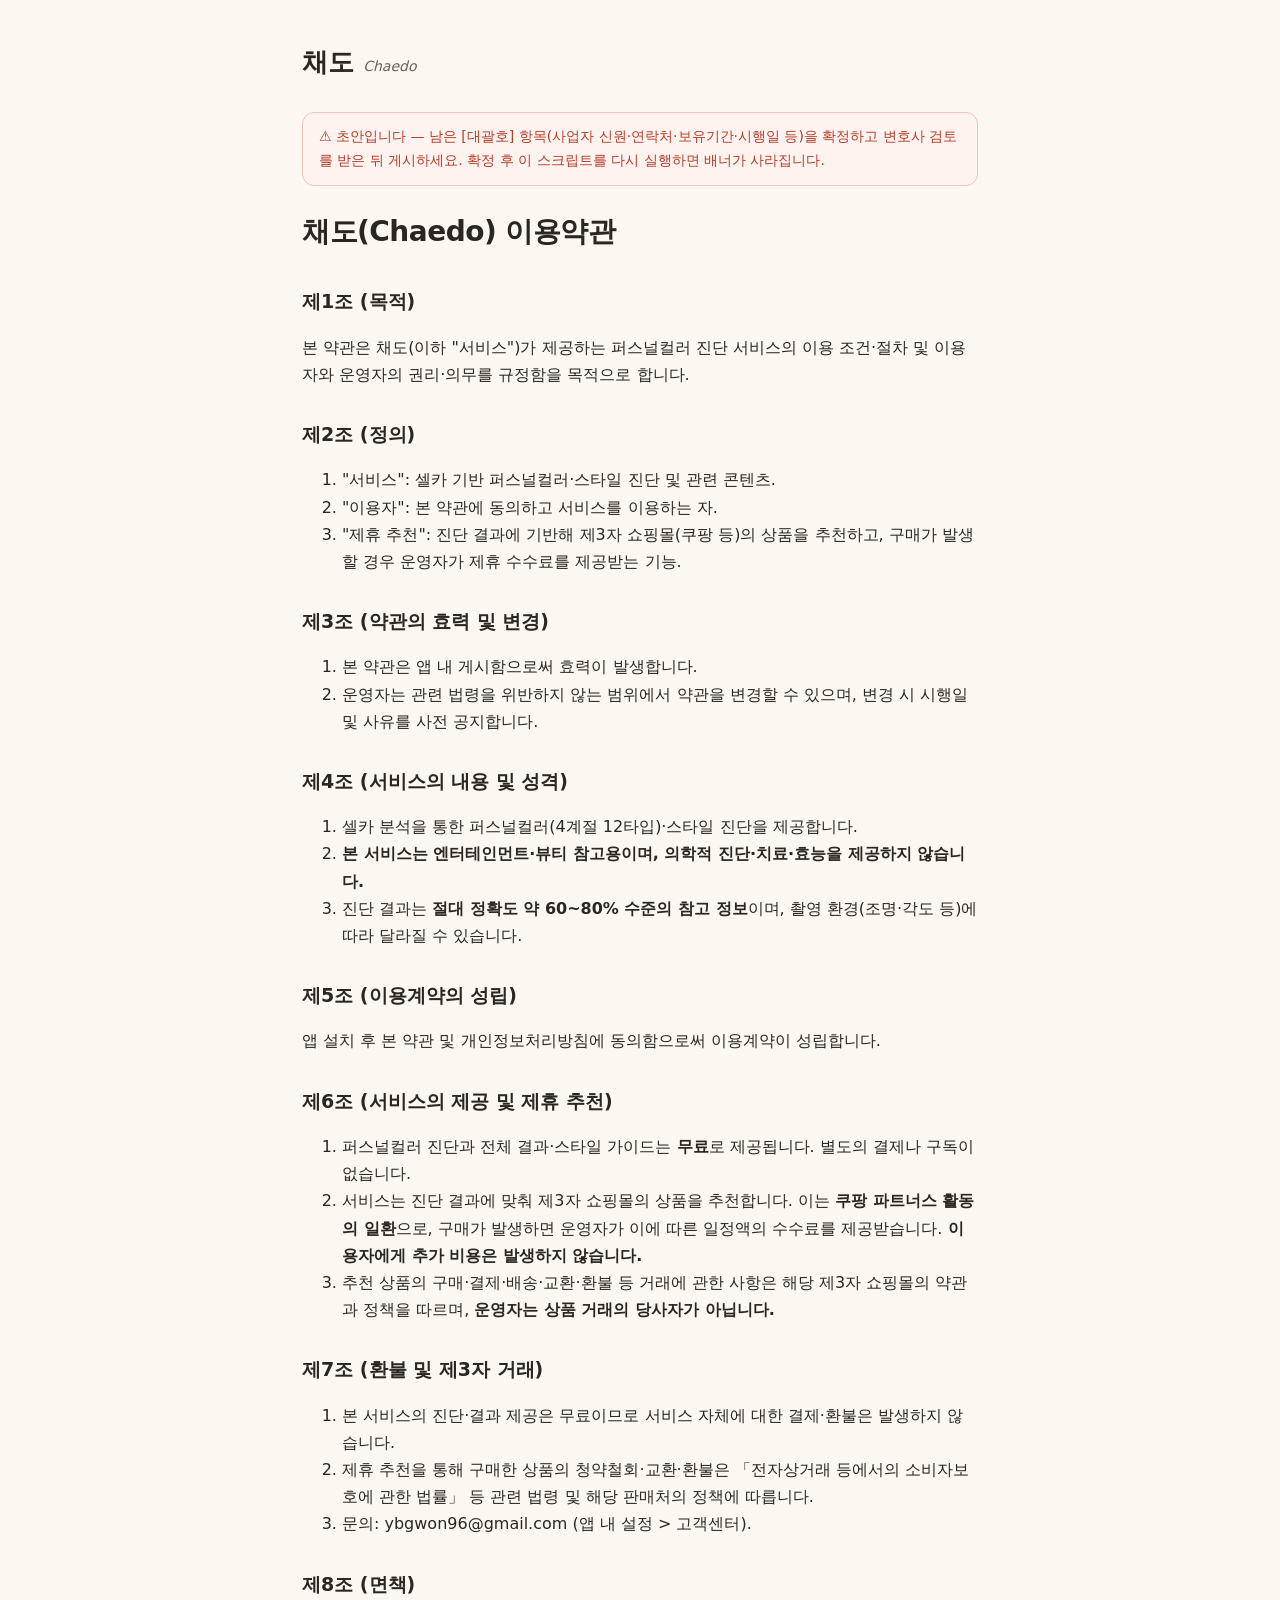
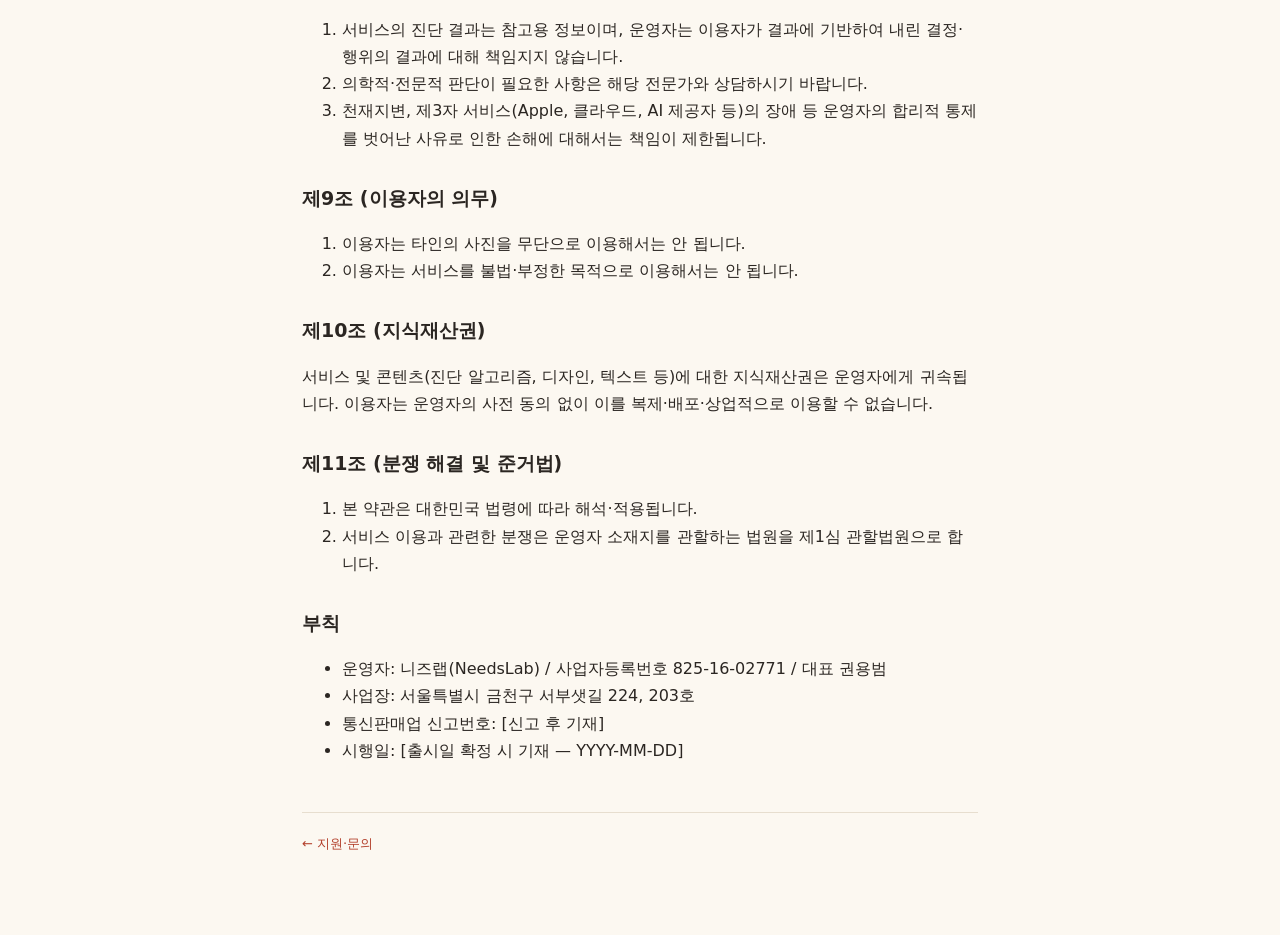
<file: terms.html>
<!doctype html>
<html lang="ko">
<head>
<meta charset="utf-8">
<meta name="viewport" content="width=device-width, initial-scale=1">
<title>채도 이용약관</title>
<link rel="stylesheet" href="style.css">
</head>
<body>
<div class="wrap">
<header class="brand"><span class="ko">채도</span><span class="en">Chaedo</span></header>
<div class="banner">⚠️ 초안입니다 — 남은 [대괄호] 항목(사업자 신원·연락처·보유기간·시행일 등)을 확정하고 변호사 검토를 받은 뒤 게시하세요. 확정 후 이 스크립트를 다시 실행하면 배너가 사라집니다.</div>
<h1>채도(Chaedo) 이용약관</h1>
<h2>제1조 (목적)</h2>
<p>본 약관은 채도(이하 "서비스")가 제공하는 퍼스널컬러 진단 서비스의 이용 조건·절차 및 이용자와 운영자의 권리·의무를 규정함을 목적으로 합니다.</p>
<h2>제2조 (정의)</h2>
<ol>
<li>"서비스": 셀카 기반 퍼스널컬러·스타일 진단 및 관련 콘텐츠.</li>
<li>"이용자": 본 약관에 동의하고 서비스를 이용하는 자.</li>
<li>"제휴 추천": 진단 결과에 기반해 제3자 쇼핑몰(쿠팡 등)의 상품을 추천하고, 구매가 발생할 경우 운영자가 제휴 수수료를 제공받는 기능.</li>
</ol>
<h2>제3조 (약관의 효력 및 변경)</h2>
<ol>
<li>본 약관은 앱 내 게시함으로써 효력이 발생합니다.</li>
<li>운영자는 관련 법령을 위반하지 않는 범위에서 약관을 변경할 수 있으며, 변경 시 시행일 및 사유를 사전 공지합니다.</li>
</ol>
<h2>제4조 (서비스의 내용 및 성격)</h2>
<ol>
<li>셀카 분석을 통한 퍼스널컬러(4계절 12타입)·스타일 진단을 제공합니다.</li>
<li><strong>본 서비스는 엔터테인먼트·뷰티 참고용이며, 의학적 진단·치료·효능을 제공하지 않습니다.</strong></li>
<li>진단 결과는 <strong>절대 정확도 약 60~80% 수준의 참고 정보</strong>이며, 촬영 환경(조명·각도 등)에 따라 달라질 수 있습니다.</li>
</ol>
<h2>제5조 (이용계약의 성립)</h2>
<p>앱 설치 후 본 약관 및 개인정보처리방침에 동의함으로써 이용계약이 성립합니다.</p>
<h2>제6조 (서비스의 제공 및 제휴 추천)</h2>
<ol>
<li>퍼스널컬러 진단과 전체 결과·스타일 가이드는 <strong>무료</strong>로 제공됩니다. 별도의 결제나 구독이 없습니다.</li>
<li>서비스는 진단 결과에 맞춰 제3자 쇼핑몰의 상품을 추천합니다. 이는 <strong>쿠팡 파트너스 활동의 일환</strong>으로, 구매가 발생하면 운영자가 이에 따른 일정액의 수수료를 제공받습니다. <strong>이용자에게 추가 비용은 발생하지 않습니다.</strong></li>
<li>추천 상품의 구매·결제·배송·교환·환불 등 거래에 관한 사항은 해당 제3자 쇼핑몰의 약관과 정책을 따르며, <strong>운영자는 상품 거래의 당사자가 아닙니다.</strong></li>
</ol>
<h2>제7조 (환불 및 제3자 거래)</h2>
<ol>
<li>본 서비스의 진단·결과 제공은 무료이므로 서비스 자체에 대한 결제·환불은 발생하지 않습니다.</li>
<li>제휴 추천을 통해 구매한 상품의 청약철회·교환·환불은 「전자상거래 등에서의 소비자보호에 관한 법률」 등 관련 법령 및 해당 판매처의 정책에 따릅니다.</li>
<li>문의: ybgwon96@gmail.com (앱 내 설정 &gt; 고객센터).</li>
</ol>
<h2>제8조 (면책)</h2>
<ol>
<li>서비스의 진단 결과는 참고용 정보이며, 운영자는 이용자가 결과에 기반하여 내린 결정·행위의 결과에 대해 책임지지 않습니다.</li>
<li>의학적·전문적 판단이 필요한 사항은 해당 전문가와 상담하시기 바랍니다.</li>
<li>천재지변, 제3자 서비스(Apple, 클라우드, AI 제공자 등)의 장애 등 운영자의 합리적 통제를 벗어난 사유로 인한 손해에 대해서는 책임이 제한됩니다.</li>
</ol>
<h2>제9조 (이용자의 의무)</h2>
<ol>
<li>이용자는 타인의 사진을 무단으로 이용해서는 안 됩니다.</li>
<li>이용자는 서비스를 불법·부정한 목적으로 이용해서는 안 됩니다.</li>
</ol>
<h2>제10조 (지식재산권)</h2>
<p>서비스 및 콘텐츠(진단 알고리즘, 디자인, 텍스트 등)에 대한 지식재산권은 운영자에게 귀속됩니다. 이용자는 운영자의 사전 동의 없이 이를 복제·배포·상업적으로 이용할 수 없습니다.</p>
<h2>제11조 (분쟁 해결 및 준거법)</h2>
<ol>
<li>본 약관은 대한민국 법령에 따라 해석·적용됩니다.</li>
<li>서비스 이용과 관련한 분쟁은 운영자 소재지를 관할하는 법원을 제1심 관할법원으로 합니다.</li>
</ol>
<h2>부칙</h2>
<ul>
<li>운영자: 니즈랩(NeedsLab) / 사업자등록번호 825-16-02771 / 대표 권용범</li>
<li>사업장: 서울특별시 금천구 서부샛길 224, 203호</li>
<li>통신판매업 신고번호: [신고 후 기재]</li>
<li>시행일: [출시일 확정 시 기재 — YYYY-MM-DD]</li>
</ul>
<footer><a href="index.html">← 지원·문의</a></footer>
</div>
</body>
</html>
</file>
<file: style.css>
/* 채도 정적 페이지 — 지원/법무. 브랜드 크림 톤(DESIGN.md). 외부 폰트 의존 없음(시스템 스택). */
:root {
  --cream0: #FCF8F1;
  --cream1: #F6F0E6;
  --ink: #2B2622;
  --ink-soft: #6B6258;
  --clay-ink: #B23E2A; /* AA 대비 코랄(텍스트용) */
  --line: #E7DEcf;
}
* { box-sizing: border-box; }
html { -webkit-text-size-adjust: 100%; }
body {
  margin: 0;
  background: var(--cream0);
  color: var(--ink);
  font-family: "Pretendard", -apple-system, BlinkMacSystemFont, "Apple SD Gothic Neo", "Malgun Gothic", system-ui, sans-serif;
  line-height: 1.7;
  font-size: 16px;
}
.wrap { max-width: 720px; margin: 0 auto; padding: 40px 22px 80px; }
header.brand { display: flex; align-items: baseline; gap: 10px; margin-bottom: 28px; }
header.brand .ko { font-size: 26px; font-weight: 800; letter-spacing: -0.4px; }
header.brand .en { font-size: 14px; color: var(--ink-soft); font-style: italic; }
h1 { font-size: 28px; font-weight: 800; letter-spacing: -0.5px; margin: 0 0 10px; }
h2 { font-size: 19px; font-weight: 700; margin: 30px 0 8px; }
h3 { font-size: 16px; font-weight: 700; margin: 20px 0 6px; }
a { color: var(--clay-ink); text-decoration: none; }
a:hover { text-decoration: underline; }
p, li { color: var(--ink); }
small, .muted { color: var(--ink-soft); font-size: 13.5px; }
.card {
  background: var(--cream1);
  border: 1px solid var(--line);
  border-radius: 16px;
  padding: 20px 22px;
  margin: 16px 0;
}
.row { display: flex; justify-content: space-between; gap: 14px; padding: 9px 0; border-bottom: 1px solid var(--line); }
.row:last-child { border-bottom: 0; }
.btn {
  display: inline-block; background: var(--clay-ink); color: #fff; padding: 12px 18px;
  border-radius: 999px; font-weight: 700; margin-top: 6px;
}
.btn:hover { text-decoration: none; opacity: 0.92; }
table { width: 100%; border-collapse: collapse; margin: 12px 0; font-size: 14.5px; }
th, td { border: 1px solid var(--line); padding: 8px 11px; text-align: left; vertical-align: top; }
th { background: var(--cream1); font-weight: 700; }
hr { border: 0; border-top: 1px solid var(--line); margin: 26px 0; }
blockquote { margin: 14px 0; padding: 10px 16px; background: var(--cream1); border-left: 3px solid var(--clay-ink); border-radius: 0 10px 10px 0; color: var(--ink-soft); font-size: 14.5px; }
.banner { background: #fff3ef; border: 1px solid #f0c4b8; color: var(--clay-ink); border-radius: 12px; padding: 12px 16px; font-size: 14px; margin: 0 0 22px; }
footer { margin-top: 48px; padding-top: 20px; border-top: 1px solid var(--line); color: var(--ink-soft); font-size: 13px; }
</file>
